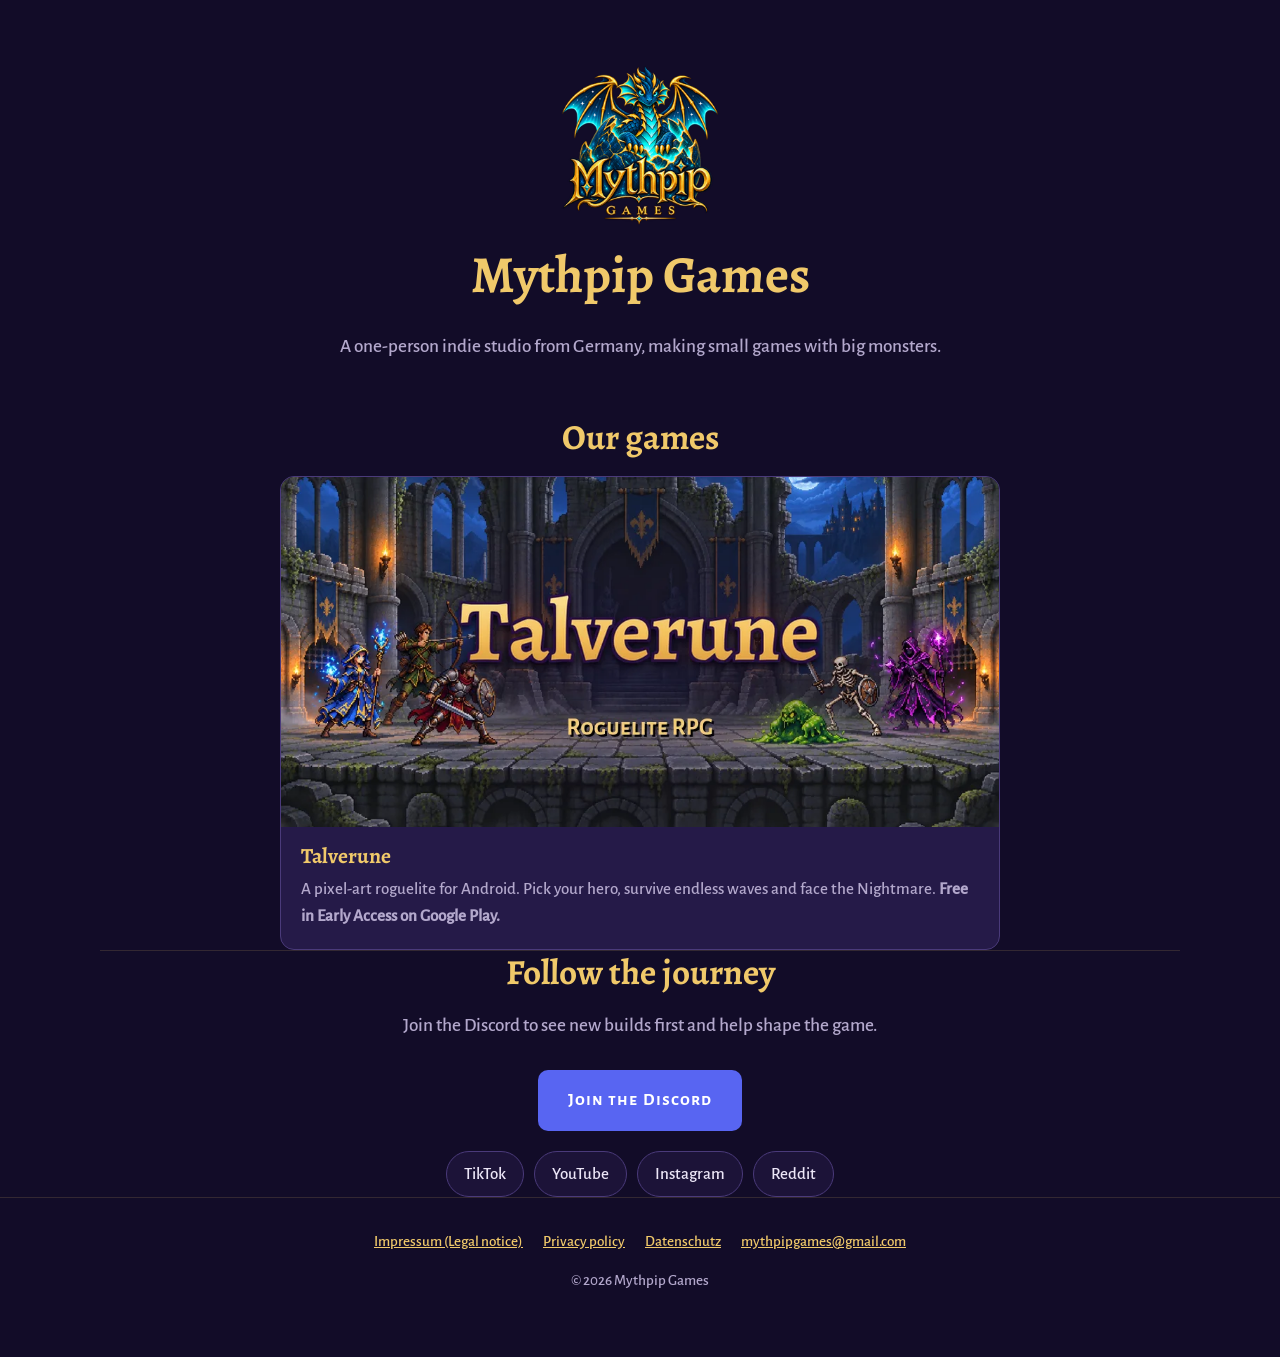
<file: index.html>
<!doctype html>
<html lang="en">
<head>
<meta charset="utf-8">
<meta name="viewport" content="width=device-width, initial-scale=1">
<title>Mythpip Games – indie games made in Germany</title>
<meta name="description" content="Mythpip Games is a one-person indie studio from Germany. Our first game: Talverune, a pixel-art roguelite for Android.">
<meta property="og:title" content="Mythpip Games">
<meta property="og:description" content="One-person indie studio from Germany. First game: Talverune, a pixel-art roguelite for Android.">
<meta property="og:image" content="https://mythpipgames.github.io/img/vorschau.jpg">
<meta property="og:url" content="https://mythpipgames.github.io/">
<meta property="og:type" content="website">
<meta name="twitter:card" content="summary_large_image">
<link rel="icon" href="favicon.png">
<link rel="stylesheet" href="style.css">
</head>
<body>

<header class="studio-kopf wrap">
  <img src="img/mythpip_logo.png" alt="Mythpip Games logo" width="180" height="180">
  <h1>Mythpip Games</h1>
  <p class="lead">A one-person indie studio from Germany, making small games with big monsters.</p>
</header>

<main>
  <section class="wrap">
    <h2>Our games</h2>
    <a class="spiel-kachel" href="talverune/">
      <img src="img/talverune/header.webp" alt="Talverune – heroes facing a skeleton, a slime and a dark mage in a ruined castle" width="1024" height="500" loading="lazy">
      <div>
        <h3>Talverune</h3>
        <p>A pixel-art roguelite for Android. Pick your hero, survive endless waves and face the Nightmare. <strong>Free in Early Access on Google Play.</strong></p>
      </div>
    </a>
  </section>

  <section class="wrap mitte">
    <h2>Follow the journey</h2>
    <p class="lead">Join the Discord to see new builds first and help shape the game.</p>
    <div class="knopf-reihe">
      <a class="knopf" href="https://discord.gg/6cHXQZ3rmh" rel="noopener">Join the Discord</a>
    </div>
    <ul class="kanaele" style="margin-top:20px">
      <li><a href="https://www.tiktok.com/@mythpipgames" rel="noopener">TikTok</a></li>
      <li><a href="https://www.youtube.com/@MythpipGames" rel="noopener">YouTube</a></li>
      <li><a href="https://www.instagram.com/mythpipgames/" rel="noopener">Instagram</a></li>
      <li><a href="https://www.reddit.com/user/MythpipGames/" rel="noopener">Reddit</a></li>
    </ul>
  </section>
</main>

<footer class="fuss">
  <nav>
    <a href="impressum/">Impressum (Legal notice)</a>
    <a href="privacy/">Privacy policy</a>
    <a href="datenschutz/">Datenschutz</a>
    <a href="mailto:mythpipgames@gmail.com">mythpipgames@gmail.com</a>
  </nav>
  <p>© 2026 Mythpip Games</p>
</footer>

</body>
</html>
</file>
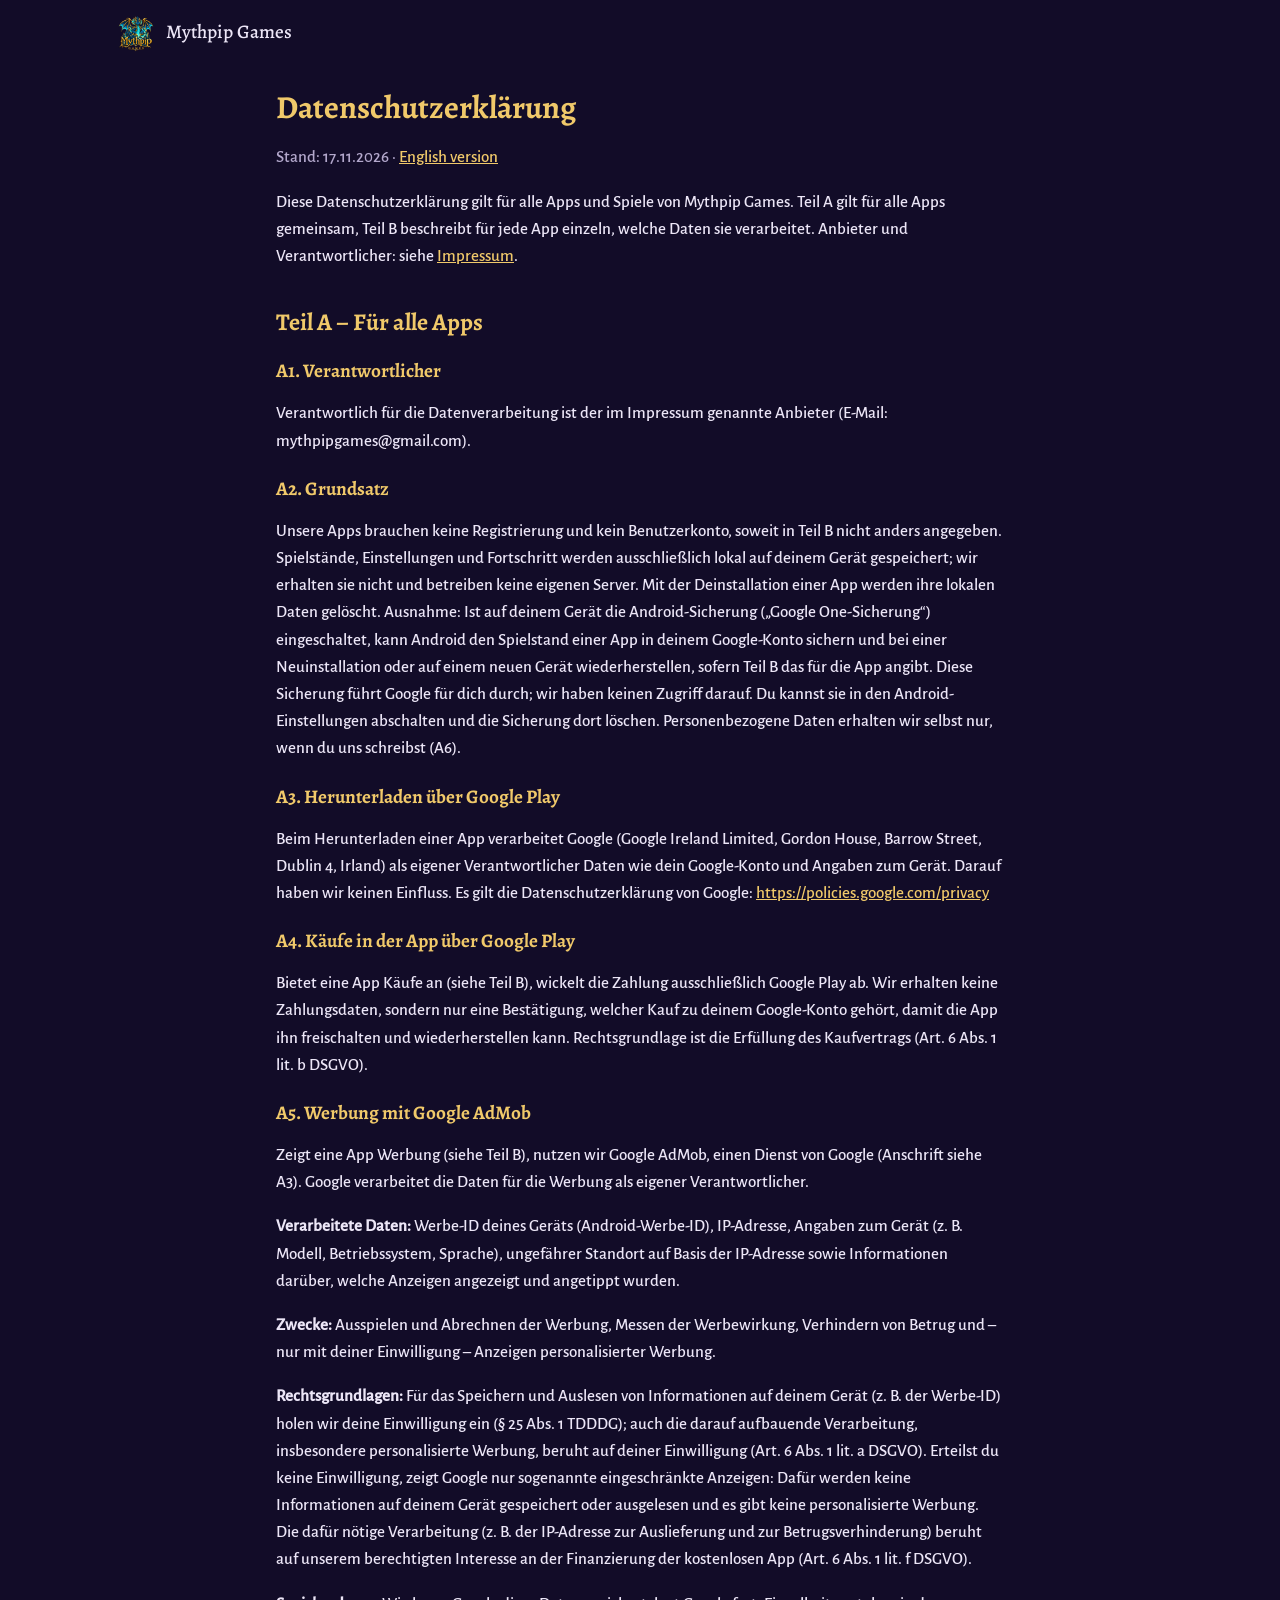
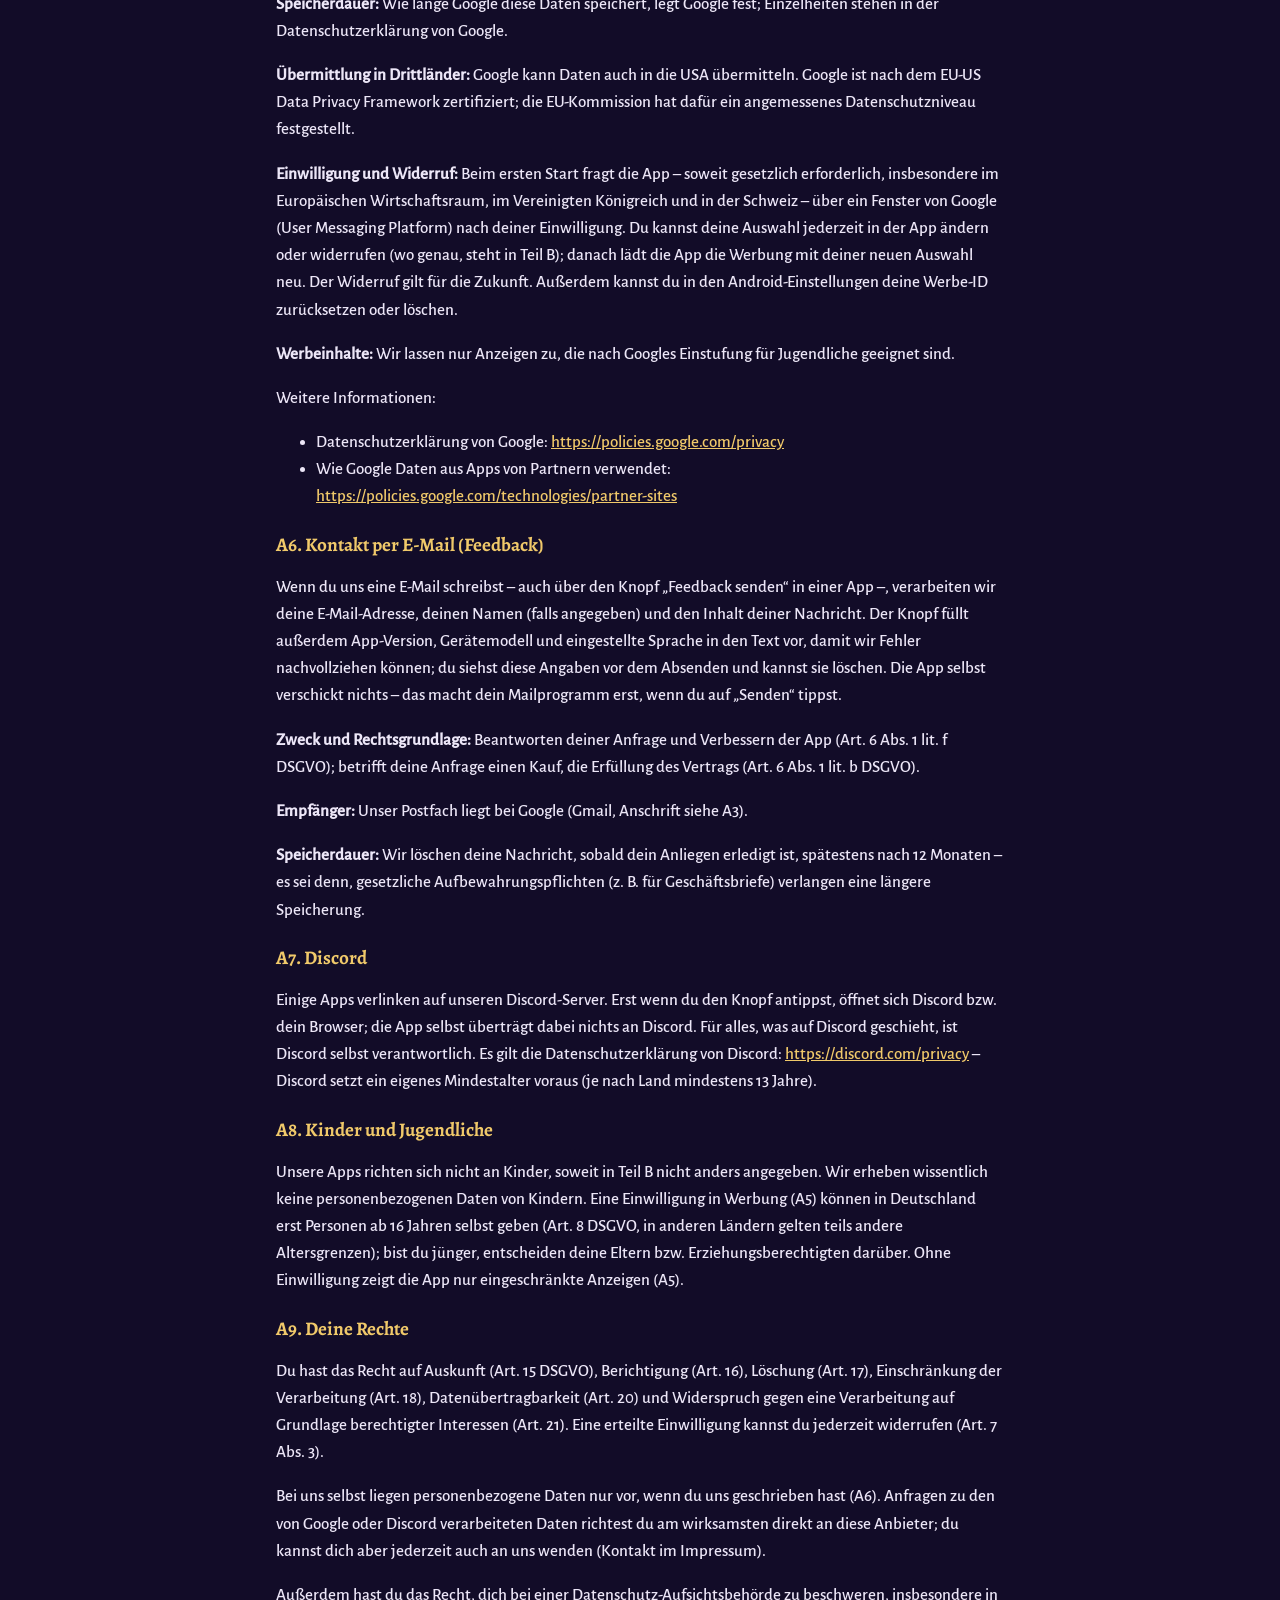
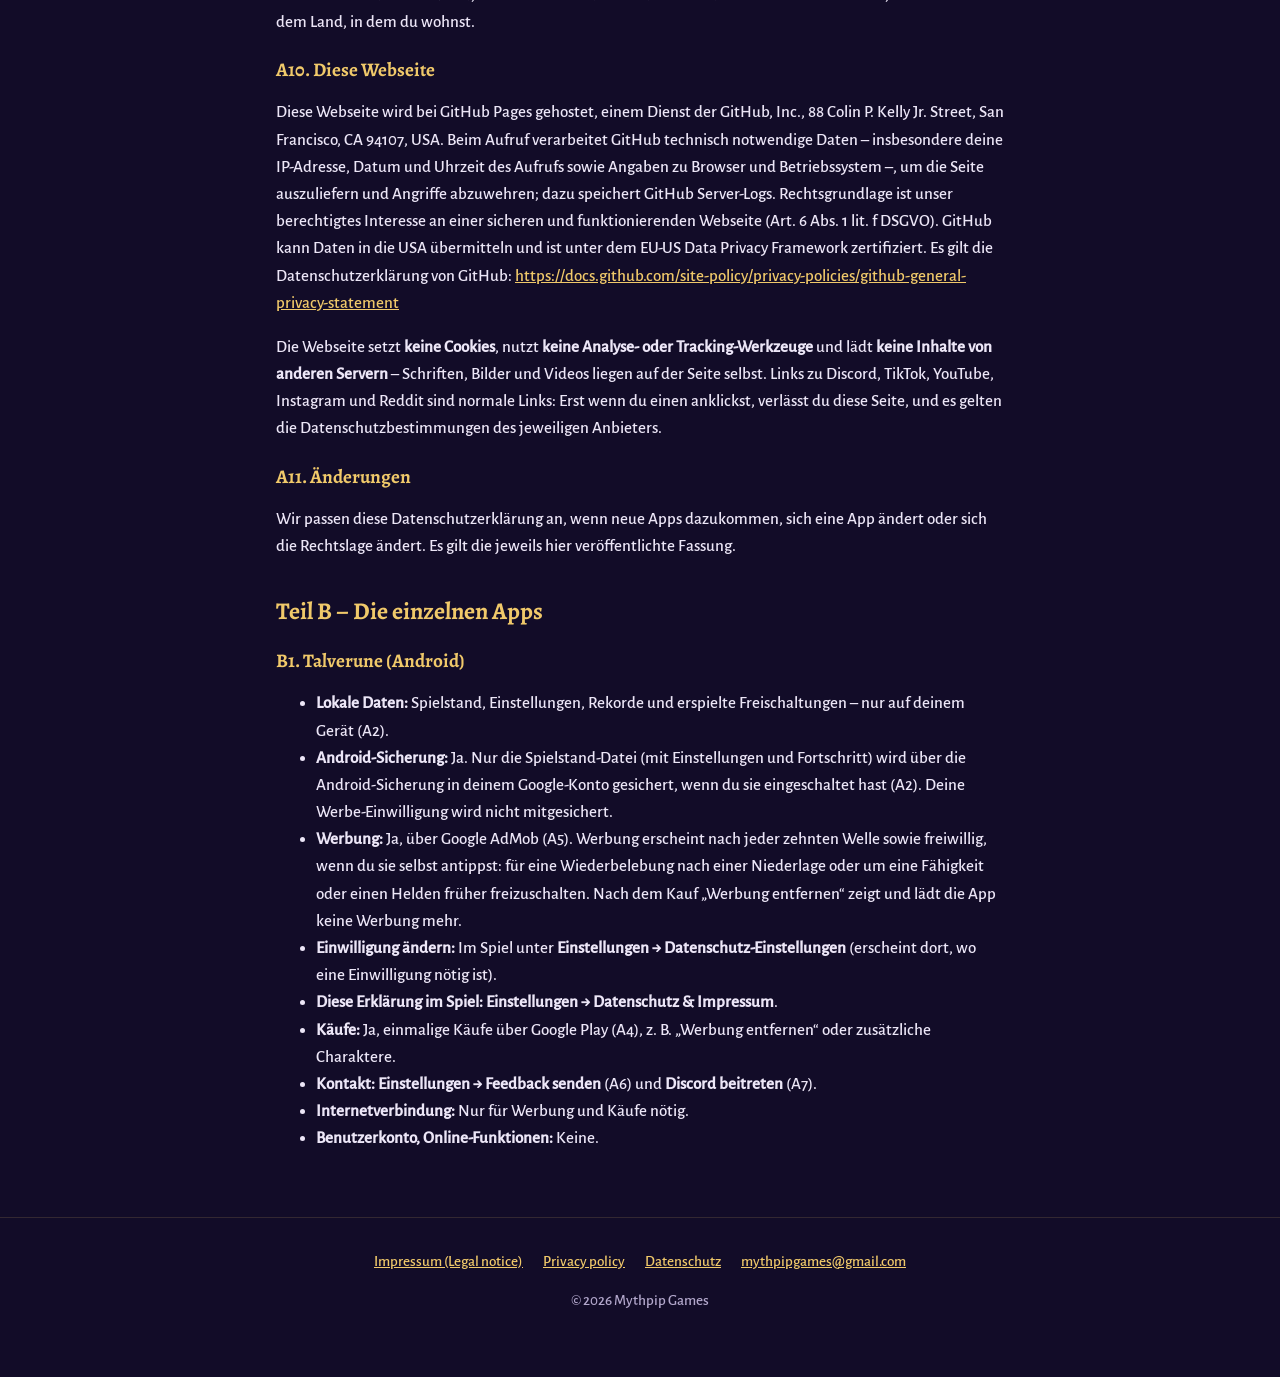
<file: datenschutz/index.html>
<!doctype html>
<html lang="de">
<head>
<meta charset="utf-8">
<meta name="viewport" content="width=device-width, initial-scale=1">
<meta name="robots" content="noindex">
<title>Datenschutzerklärung – Mythpip Games</title>
<link rel="icon" href="../favicon.png">
<link rel="stylesheet" href="../style.css">
</head>
<body>

<div class="kopf">
  <a class="marke" href="../"><img src="../img/mythpip_logo.png" alt="" width="40" height="40">Mythpip Games</a>
</div>

<main class="wrap recht">
<h1>Datenschutzerklärung</h1>
<p class="stand">Stand: 17.11.2026 · <a href="../privacy/">English version</a></p>
<p>Diese Datenschutzerklärung gilt für alle Apps und Spiele von Mythpip Games. Teil A gilt für alle Apps gemeinsam, Teil B beschreibt für jede App einzeln, welche Daten sie verarbeitet. Anbieter und Verantwortlicher: siehe <a href="../impressum/">Impressum</a>.</p>
<h2>Teil A – Für alle Apps</h2>
<h3>A1. Verantwortlicher</h3>
<p>Verantwortlich für die Datenverarbeitung ist der im Impressum genannte Anbieter (E-Mail: mythpipgames@gmail.com).</p>
<h3>A2. Grundsatz</h3>
<p>Unsere Apps brauchen keine Registrierung und kein Benutzerkonto, soweit in Teil B nicht anders angegeben. Spielstände, Einstellungen und Fortschritt werden ausschließlich lokal auf deinem Gerät gespeichert; wir erhalten sie nicht und betreiben keine eigenen Server. Mit der Deinstallation einer App werden ihre lokalen Daten gelöscht. Ausnahme: Ist auf deinem Gerät die Android-Sicherung („Google One-Sicherung“) eingeschaltet, kann Android den Spielstand einer App in deinem Google-Konto sichern und bei einer Neuinstallation oder auf einem neuen Gerät wiederherstellen, sofern Teil B das für die App angibt. Diese Sicherung führt Google für dich durch; wir haben keinen Zugriff darauf. Du kannst sie in den Android-Einstellungen abschalten und die Sicherung dort löschen. Personenbezogene Daten erhalten wir selbst nur, wenn du uns schreibst (A6).</p>
<h3>A3. Herunterladen über Google Play</h3>
<p>Beim Herunterladen einer App verarbeitet Google (Google Ireland Limited, Gordon House, Barrow Street, Dublin 4, Irland) als eigener Verantwortlicher Daten wie dein Google-Konto und Angaben zum Gerät. Darauf haben wir keinen Einfluss. Es gilt die Datenschutzerklärung von Google: <a href="https://policies.google.com/privacy" rel="noopener">https://policies.google.com/privacy</a></p>
<h3>A4. Käufe in der App über Google Play</h3>
<p>Bietet eine App Käufe an (siehe Teil B), wickelt die Zahlung ausschließlich Google Play ab. Wir erhalten keine Zahlungsdaten, sondern nur eine Bestätigung, welcher Kauf zu deinem Google-Konto gehört, damit die App ihn freischalten und wiederherstellen kann. Rechtsgrundlage ist die Erfüllung des Kaufvertrags (Art. 6 Abs. 1 lit. b DSGVO).</p>
<h3>A5. Werbung mit Google AdMob</h3>
<p>Zeigt eine App Werbung (siehe Teil B), nutzen wir Google AdMob, einen Dienst von Google (Anschrift siehe A3). Google verarbeitet die Daten für die Werbung als eigener Verantwortlicher.</p>
<p><strong>Verarbeitete Daten:</strong> Werbe-ID deines Geräts (Android-Werbe-ID), IP-Adresse, Angaben zum Gerät (z. B. Modell, Betriebssystem, Sprache), ungefährer Standort auf Basis der IP-Adresse sowie Informationen darüber, welche Anzeigen angezeigt und angetippt wurden.</p>
<p><strong>Zwecke:</strong> Ausspielen und Abrechnen der Werbung, Messen der Werbewirkung, Verhindern von Betrug und – nur mit deiner Einwilligung – Anzeigen personalisierter Werbung.</p>
<p><strong>Rechtsgrundlagen:</strong> Für das Speichern und Auslesen von Informationen auf deinem Gerät (z. B. der Werbe-ID) holen wir deine Einwilligung ein (§ 25 Abs. 1 TDDDG); auch die darauf aufbauende Verarbeitung, insbesondere personalisierte Werbung, beruht auf deiner Einwilligung (Art. 6 Abs. 1 lit. a DSGVO). Erteilst du keine Einwilligung, zeigt Google nur sogenannte eingeschränkte Anzeigen: Dafür werden keine Informationen auf deinem Gerät gespeichert oder ausgelesen und es gibt keine personalisierte Werbung. Die dafür nötige Verarbeitung (z. B. der IP-Adresse zur Auslieferung und zur Betrugsverhinderung) beruht auf unserem berechtigten Interesse an der Finanzierung der kostenlosen App (Art. 6 Abs. 1 lit. f DSGVO).</p>
<p><strong>Speicherdauer:</strong> Wie lange Google diese Daten speichert, legt Google fest; Einzelheiten stehen in der Datenschutzerklärung von Google.</p>
<p><strong>Übermittlung in Drittländer:</strong> Google kann Daten auch in die USA übermitteln. Google ist nach dem EU-US Data Privacy Framework zertifiziert; die EU-Kommission hat dafür ein angemessenes Datenschutzniveau festgestellt.</p>
<p><strong>Einwilligung und Widerruf:</strong> Beim ersten Start fragt die App – soweit gesetzlich erforderlich, insbesondere im Europäischen Wirtschaftsraum, im Vereinigten Königreich und in der Schweiz – über ein Fenster von Google (User Messaging Platform) nach deiner Einwilligung. Du kannst deine Auswahl jederzeit in der App ändern oder widerrufen (wo genau, steht in Teil B); danach lädt die App die Werbung mit deiner neuen Auswahl neu. Der Widerruf gilt für die Zukunft. Außerdem kannst du in den Android-Einstellungen deine Werbe-ID zurücksetzen oder löschen.</p>
<p><strong>Werbeinhalte:</strong> Wir lassen nur Anzeigen zu, die nach Googles Einstufung für Jugendliche geeignet sind.</p>
<p>Weitere Informationen:</p>
<ul>
<li>Datenschutzerklärung von Google: <a href="https://policies.google.com/privacy" rel="noopener">https://policies.google.com/privacy</a></li>
<li>Wie Google Daten aus Apps von Partnern verwendet: <a href="https://policies.google.com/technologies/partner-sites" rel="noopener">https://policies.google.com/technologies/partner-sites</a></li>
</ul>
<h3>A6. Kontakt per E-Mail (Feedback)</h3>
<p>Wenn du uns eine E-Mail schreibst – auch über den Knopf „Feedback senden“ in einer App –, verarbeiten wir deine E-Mail-Adresse, deinen Namen (falls angegeben) und den Inhalt deiner Nachricht. Der Knopf füllt außerdem App-Version, Gerätemodell und eingestellte Sprache in den Text vor, damit wir Fehler nachvollziehen können; du siehst diese Angaben vor dem Absenden und kannst sie löschen. Die App selbst verschickt nichts – das macht dein Mailprogramm erst, wenn du auf „Senden“ tippst.</p>
<p><strong>Zweck und Rechtsgrundlage:</strong> Beantworten deiner Anfrage und Verbessern der App (Art. 6 Abs. 1 lit. f DSGVO); betrifft deine Anfrage einen Kauf, die Erfüllung des Vertrags (Art. 6 Abs. 1 lit. b DSGVO).</p>
<p><strong>Empfänger:</strong> Unser Postfach liegt bei Google (Gmail, Anschrift siehe A3).</p>
<p><strong>Speicherdauer:</strong> Wir löschen deine Nachricht, sobald dein Anliegen erledigt ist, spätestens nach 12 Monaten – es sei denn, gesetzliche Aufbewahrungspflichten (z. B. für Geschäftsbriefe) verlangen eine längere Speicherung.</p>
<h3>A7. Discord</h3>
<p>Einige Apps verlinken auf unseren Discord-Server. Erst wenn du den Knopf antippst, öffnet sich Discord bzw. dein Browser; die App selbst überträgt dabei nichts an Discord. Für alles, was auf Discord geschieht, ist Discord selbst verantwortlich. Es gilt die Datenschutzerklärung von Discord: <a href="https://discord.com/privacy" rel="noopener">https://discord.com/privacy</a> – Discord setzt ein eigenes Mindestalter voraus (je nach Land mindestens 13 Jahre).</p>
<h3>A8. Kinder und Jugendliche</h3>
<p>Unsere Apps richten sich nicht an Kinder, soweit in Teil B nicht anders angegeben. Wir erheben wissentlich keine personenbezogenen Daten von Kindern. Eine Einwilligung in Werbung (A5) können in Deutschland erst Personen ab 16 Jahren selbst geben (Art. 8 DSGVO, in anderen Ländern gelten teils andere Altersgrenzen); bist du jünger, entscheiden deine Eltern bzw. Erziehungsberechtigten darüber. Ohne Einwilligung zeigt die App nur eingeschränkte Anzeigen (A5).</p>
<h3>A9. Deine Rechte</h3>
<p>Du hast das Recht auf Auskunft (Art. 15 DSGVO), Berichtigung (Art. 16), Löschung (Art. 17), Einschränkung der Verarbeitung (Art. 18), Datenübertragbarkeit (Art. 20) und Widerspruch gegen eine Verarbeitung auf Grundlage berechtigter Interessen (Art. 21). Eine erteilte Einwilligung kannst du jederzeit widerrufen (Art. 7 Abs. 3).</p>
<p>Bei uns selbst liegen personenbezogene Daten nur vor, wenn du uns geschrieben hast (A6). Anfragen zu den von Google oder Discord verarbeiteten Daten richtest du am wirksamsten direkt an diese Anbieter; du kannst dich aber jederzeit auch an uns wenden (Kontakt im Impressum).</p>
<p>Außerdem hast du das Recht, dich bei einer Datenschutz-Aufsichtsbehörde zu beschweren, insbesondere in dem Land, in dem du wohnst.</p>
<h3>A10. Diese Webseite</h3>
<p>Diese Webseite wird bei GitHub Pages gehostet, einem Dienst der GitHub, Inc., 88 Colin P. Kelly Jr. Street, San Francisco, CA 94107, USA. Beim Aufruf verarbeitet GitHub technisch notwendige Daten – insbesondere deine IP-Adresse, Datum und Uhrzeit des Aufrufs sowie Angaben zu Browser und Betriebssystem –, um die Seite auszuliefern und Angriffe abzuwehren; dazu speichert GitHub Server-Logs. Rechtsgrundlage ist unser berechtigtes Interesse an einer sicheren und funktionierenden Webseite (Art. 6 Abs. 1 lit. f DSGVO). GitHub kann Daten in die USA übermitteln und ist unter dem EU-US Data Privacy Framework zertifiziert. Es gilt die Datenschutzerklärung von GitHub: <a href="https://docs.github.com/site-policy/privacy-policies/github-general-privacy-statement" rel="noopener">https://docs.github.com/site-policy/privacy-policies/github-general-privacy-statement</a></p>
<p>Die Webseite setzt <strong>keine Cookies</strong>, nutzt <strong>keine Analyse- oder Tracking-Werkzeuge</strong> und lädt <strong>keine Inhalte von anderen Servern</strong> – Schriften, Bilder und Videos liegen auf der Seite selbst. Links zu Discord, TikTok, YouTube, Instagram und Reddit sind normale Links: Erst wenn du einen anklickst, verlässt du diese Seite, und es gelten die Datenschutzbestimmungen des jeweiligen Anbieters.</p>
<h3>A11. Änderungen</h3>
<p>Wir passen diese Datenschutzerklärung an, wenn neue Apps dazukommen, sich eine App ändert oder sich die Rechtslage ändert. Es gilt die jeweils hier veröffentlichte Fassung.</p>
<h2>Teil B – Die einzelnen Apps</h2>
<h3>B1. Talverune (Android)</h3>
<ul>
<li><strong>Lokale Daten:</strong> Spielstand, Einstellungen, Rekorde und erspielte Freischaltungen – nur auf deinem Gerät (A2).</li>
<li><strong>Android-Sicherung:</strong> Ja. Nur die Spielstand-Datei (mit Einstellungen und Fortschritt) wird über die Android-Sicherung in deinem Google-Konto gesichert, wenn du sie eingeschaltet hast (A2). Deine Werbe-Einwilligung wird nicht mitgesichert.</li>
<li><strong>Werbung:</strong> Ja, über Google AdMob (A5). Werbung erscheint nach jeder zehnten Welle sowie freiwillig, wenn du sie selbst antippst: für eine Wiederbelebung nach einer Niederlage oder um eine Fähigkeit oder einen Helden früher freizuschalten. Nach dem Kauf „Werbung entfernen“ zeigt und lädt die App keine Werbung mehr.</li>
<li><strong>Einwilligung ändern:</strong> Im Spiel unter <strong>Einstellungen → Datenschutz-Einstellungen</strong> (erscheint dort, wo eine Einwilligung nötig ist).</li>
<li><strong>Diese Erklärung im Spiel:</strong> <strong>Einstellungen → Datenschutz &amp; Impressum</strong>.</li>
<li><strong>Käufe:</strong> Ja, einmalige Käufe über Google Play (A4), z. B. „Werbung entfernen“ oder zusätzliche Charaktere.</li>
<li><strong>Kontakt:</strong> <strong>Einstellungen → Feedback senden</strong> (A6) und <strong>Discord beitreten</strong> (A7).</li>
<li><strong>Internetverbindung:</strong> Nur für Werbung und Käufe nötig.</li>
<li><strong>Benutzerkonto, Online-Funktionen:</strong> Keine.</li>
</ul>
</main>

<footer class="fuss">
  <nav>
    <a href="../impressum/">Impressum (Legal notice)</a>
    <a href="../privacy/">Privacy policy</a>
    <a href="../datenschutz/">Datenschutz</a>
    <a href="mailto:mythpipgames@gmail.com">mythpipgames@gmail.com</a>
  </nav>
  <p>© 2026 Mythpip Games</p>
</footer>

</body>
</html>
</file>
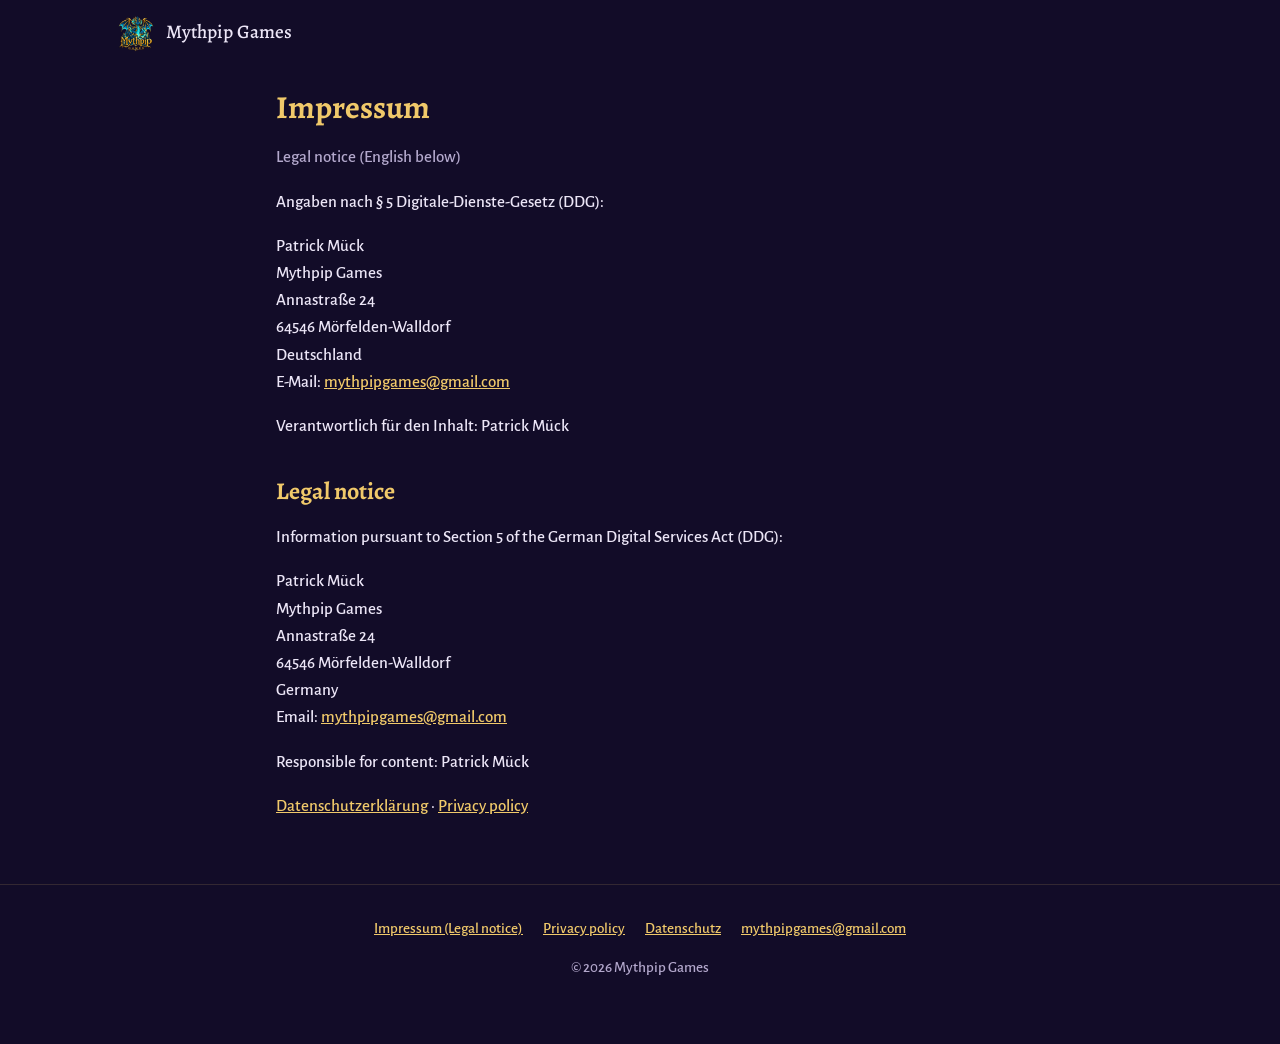
<file: impressum/index.html>
<!doctype html>
<html lang="de">
<head>
<meta charset="utf-8">
<meta name="viewport" content="width=device-width, initial-scale=1">
<meta name="robots" content="noindex">
<title>Impressum – Mythpip Games</title>
<link rel="icon" href="../favicon.png">
<link rel="stylesheet" href="../style.css">
</head>
<body>

<div class="kopf">
  <a class="marke" href="../"><img src="../img/mythpip_logo.png" alt="" width="40" height="40">Mythpip Games</a>
</div>

<main class="wrap recht">
<h1>Impressum</h1>
<p class="stand">Legal notice (English below)</p>
<p>Angaben nach § 5 Digitale-Dienste-Gesetz (DDG):</p>
<address>
Patrick Mück<br>
Mythpip Games<br>
Annastraße 24<br>
64546 Mörfelden-Walldorf<br>
Deutschland<br>
E-Mail: <a href="mailto:mythpipgames@gmail.com">mythpipgames@gmail.com</a>
</address>
<p>Verantwortlich für den Inhalt: Patrick Mück</p>

<h2>Legal notice</h2>
<p>Information pursuant to Section 5 of the German Digital Services Act (DDG):</p>
<address>
Patrick Mück<br>
Mythpip Games<br>
Annastraße 24<br>
64546 Mörfelden-Walldorf<br>
Germany<br>
Email: <a href="mailto:mythpipgames@gmail.com">mythpipgames@gmail.com</a>
</address>
<p>Responsible for content: Patrick Mück</p>

<p><a href="../datenschutz/">Datenschutzerklärung</a> · <a href="../privacy/">Privacy policy</a></p>
</main>

<footer class="fuss">
  <nav>
    <a href="../impressum/">Impressum (Legal notice)</a>
    <a href="../privacy/">Privacy policy</a>
    <a href="../datenschutz/">Datenschutz</a>
    <a href="mailto:mythpipgames@gmail.com">mythpipgames@gmail.com</a>
  </nav>
  <p>© 2026 Mythpip Games</p>
</footer>

</body>
</html>
</file>
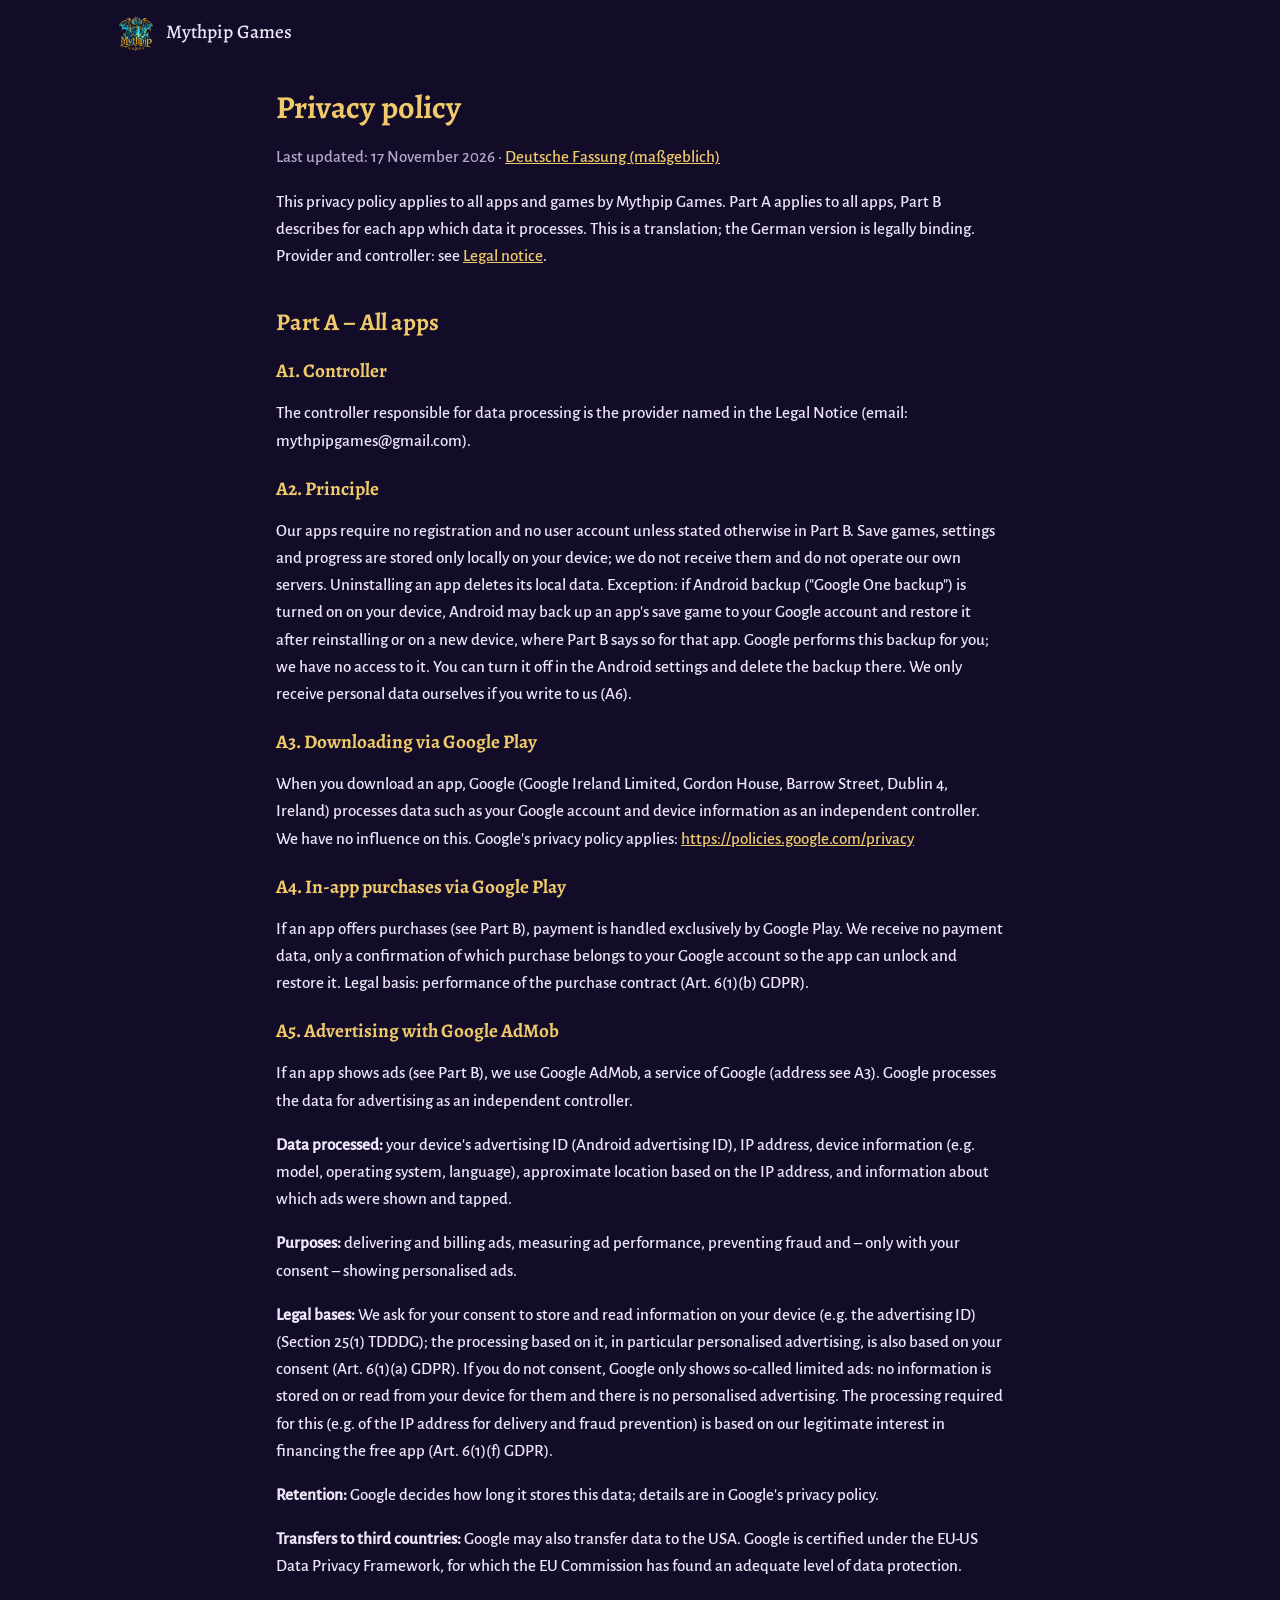
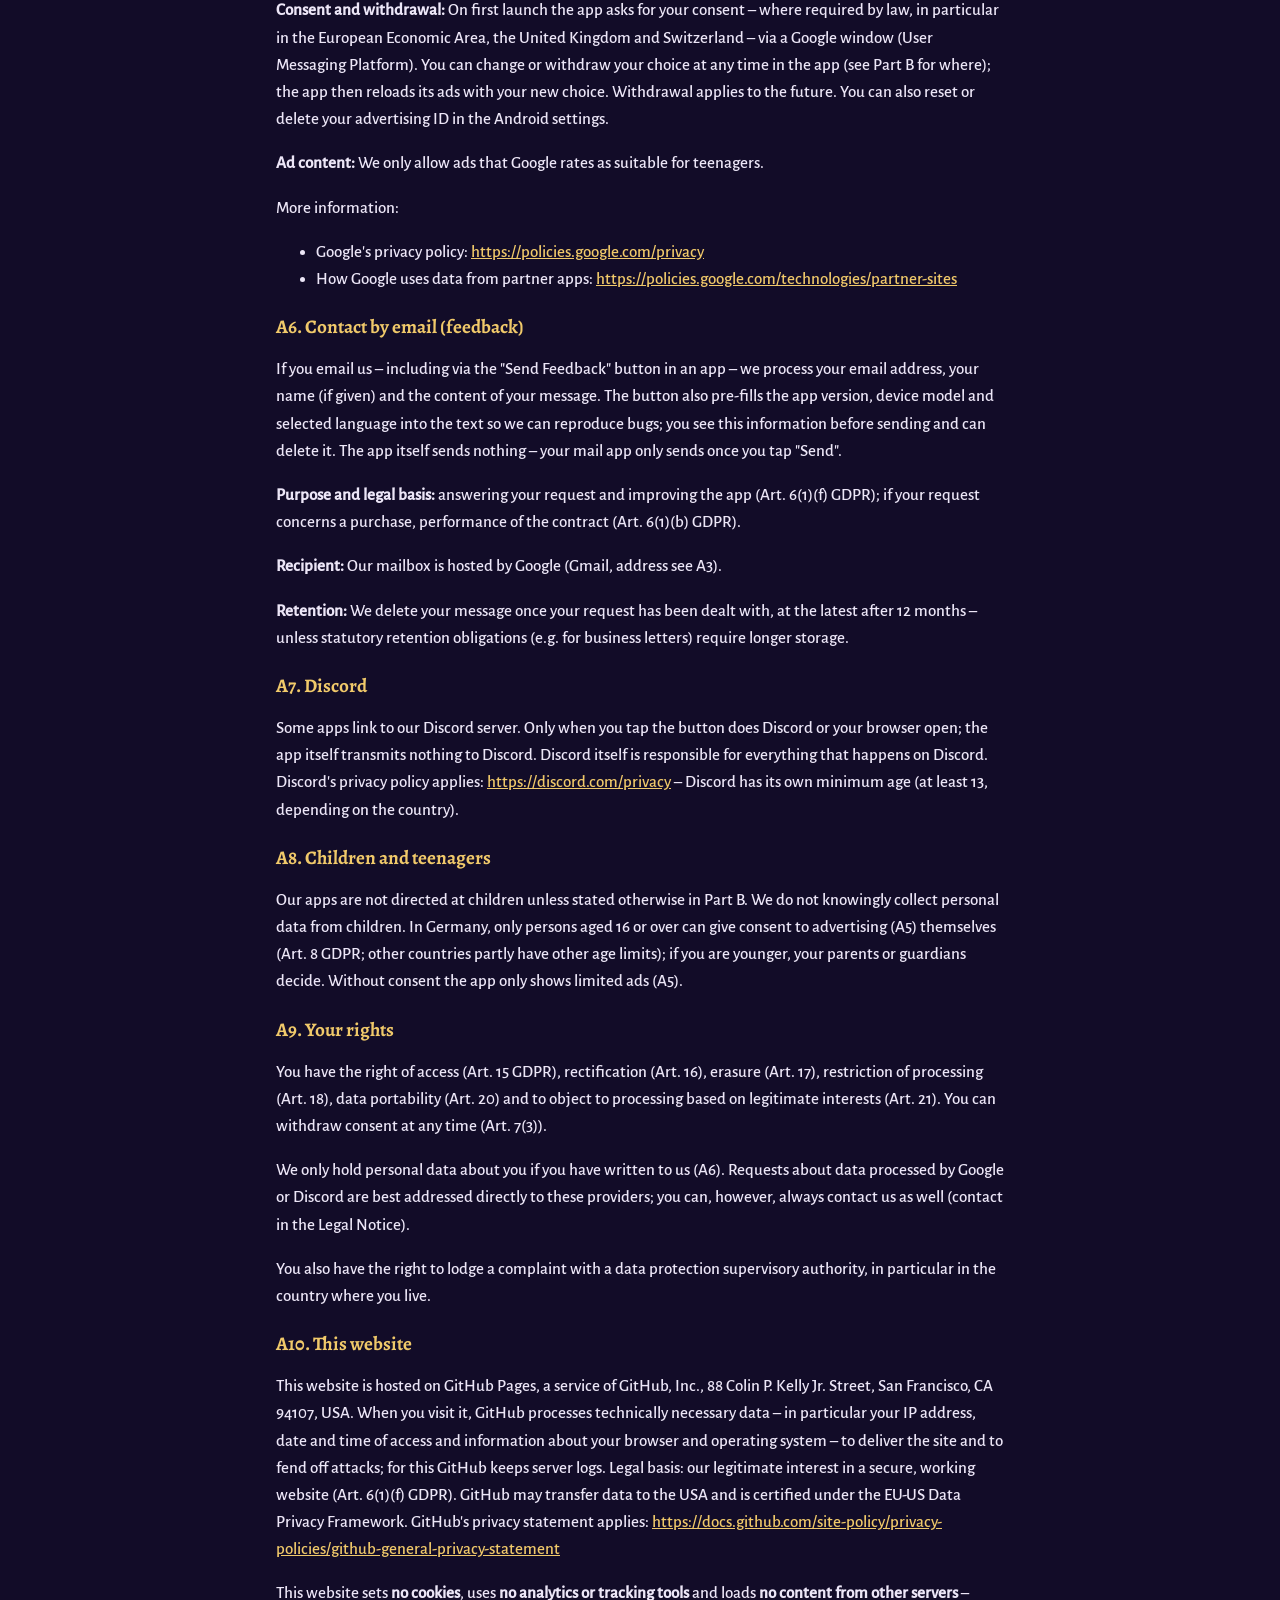
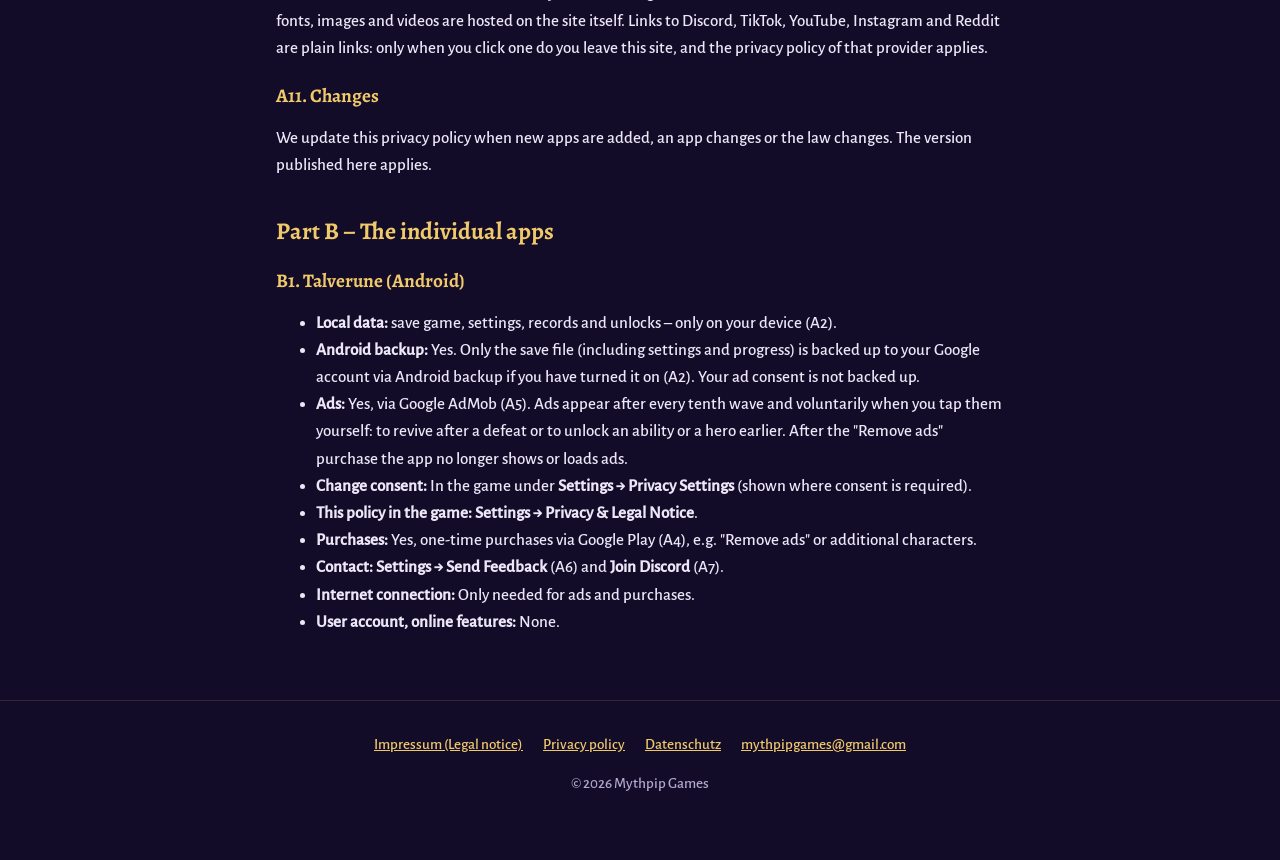
<file: privacy/index.html>
<!doctype html>
<html lang="en">
<head>
<meta charset="utf-8">
<meta name="viewport" content="width=device-width, initial-scale=1">
<meta name="robots" content="noindex">
<title>Privacy policy – Mythpip Games</title>
<link rel="icon" href="../favicon.png">
<link rel="stylesheet" href="../style.css">
</head>
<body>

<div class="kopf">
  <a class="marke" href="../"><img src="../img/mythpip_logo.png" alt="" width="40" height="40">Mythpip Games</a>
</div>

<main class="wrap recht">
<h1>Privacy policy</h1>
<p class="stand">Last updated: 17 November 2026 · <a href="../datenschutz/">Deutsche Fassung (maßgeblich)</a></p>
<p>This privacy policy applies to all apps and games by Mythpip Games. Part A applies to all apps, Part B describes for each app which data it processes. This is a translation; the German version is legally binding. Provider and controller: see <a href="../impressum/">Legal notice</a>.</p>
<h2>Part A – All apps</h2>
<h3>A1. Controller</h3>
<p>The controller responsible for data processing is the provider named in the Legal Notice (email: mythpipgames@gmail.com).</p>
<h3>A2. Principle</h3>
<p>Our apps require no registration and no user account unless stated otherwise in Part B. Save games, settings and progress are stored only locally on your device; we do not receive them and do not operate our own servers. Uninstalling an app deletes its local data. Exception: if Android backup ("Google One backup") is turned on on your device, Android may back up an app's save game to your Google account and restore it after reinstalling or on a new device, where Part B says so for that app. Google performs this backup for you; we have no access to it. You can turn it off in the Android settings and delete the backup there. We only receive personal data ourselves if you write to us (A6).</p>
<h3>A3. Downloading via Google Play</h3>
<p>When you download an app, Google (Google Ireland Limited, Gordon House, Barrow Street, Dublin 4, Ireland) processes data such as your Google account and device information as an independent controller. We have no influence on this. Google's privacy policy applies: <a href="https://policies.google.com/privacy" rel="noopener">https://policies.google.com/privacy</a></p>
<h3>A4. In-app purchases via Google Play</h3>
<p>If an app offers purchases (see Part B), payment is handled exclusively by Google Play. We receive no payment data, only a confirmation of which purchase belongs to your Google account so the app can unlock and restore it. Legal basis: performance of the purchase contract (Art. 6(1)(b) GDPR).</p>
<h3>A5. Advertising with Google AdMob</h3>
<p>If an app shows ads (see Part B), we use Google AdMob, a service of Google (address see A3). Google processes the data for advertising as an independent controller.</p>
<p><strong>Data processed:</strong> your device's advertising ID (Android advertising ID), IP address, device information (e.g. model, operating system, language), approximate location based on the IP address, and information about which ads were shown and tapped.</p>
<p><strong>Purposes:</strong> delivering and billing ads, measuring ad performance, preventing fraud and – only with your consent – showing personalised ads.</p>
<p><strong>Legal bases:</strong> We ask for your consent to store and read information on your device (e.g. the advertising ID) (Section 25(1) TDDDG); the processing based on it, in particular personalised advertising, is also based on your consent (Art. 6(1)(a) GDPR). If you do not consent, Google only shows so-called limited ads: no information is stored on or read from your device for them and there is no personalised advertising. The processing required for this (e.g. of the IP address for delivery and fraud prevention) is based on our legitimate interest in financing the free app (Art. 6(1)(f) GDPR).</p>
<p><strong>Retention:</strong> Google decides how long it stores this data; details are in Google's privacy policy.</p>
<p><strong>Transfers to third countries:</strong> Google may also transfer data to the USA. Google is certified under the EU-US Data Privacy Framework, for which the EU Commission has found an adequate level of data protection.</p>
<p><strong>Consent and withdrawal:</strong> On first launch the app asks for your consent – where required by law, in particular in the European Economic Area, the United Kingdom and Switzerland – via a Google window (User Messaging Platform). You can change or withdraw your choice at any time in the app (see Part B for where); the app then reloads its ads with your new choice. Withdrawal applies to the future. You can also reset or delete your advertising ID in the Android settings.</p>
<p><strong>Ad content:</strong> We only allow ads that Google rates as suitable for teenagers.</p>
<p>More information:</p>
<ul>
<li>Google's privacy policy: <a href="https://policies.google.com/privacy" rel="noopener">https://policies.google.com/privacy</a></li>
<li>How Google uses data from partner apps: <a href="https://policies.google.com/technologies/partner-sites" rel="noopener">https://policies.google.com/technologies/partner-sites</a></li>
</ul>
<h3>A6. Contact by email (feedback)</h3>
<p>If you email us – including via the "Send Feedback" button in an app – we process your email address, your name (if given) and the content of your message. The button also pre-fills the app version, device model and selected language into the text so we can reproduce bugs; you see this information before sending and can delete it. The app itself sends nothing – your mail app only sends once you tap "Send".</p>
<p><strong>Purpose and legal basis:</strong> answering your request and improving the app (Art. 6(1)(f) GDPR); if your request concerns a purchase, performance of the contract (Art. 6(1)(b) GDPR).</p>
<p><strong>Recipient:</strong> Our mailbox is hosted by Google (Gmail, address see A3).</p>
<p><strong>Retention:</strong> We delete your message once your request has been dealt with, at the latest after 12 months – unless statutory retention obligations (e.g. for business letters) require longer storage.</p>
<h3>A7. Discord</h3>
<p>Some apps link to our Discord server. Only when you tap the button does Discord or your browser open; the app itself transmits nothing to Discord. Discord itself is responsible for everything that happens on Discord. Discord's privacy policy applies: <a href="https://discord.com/privacy" rel="noopener">https://discord.com/privacy</a> – Discord has its own minimum age (at least 13, depending on the country).</p>
<h3>A8. Children and teenagers</h3>
<p>Our apps are not directed at children unless stated otherwise in Part B. We do not knowingly collect personal data from children. In Germany, only persons aged 16 or over can give consent to advertising (A5) themselves (Art. 8 GDPR; other countries partly have other age limits); if you are younger, your parents or guardians decide. Without consent the app only shows limited ads (A5).</p>
<h3>A9. Your rights</h3>
<p>You have the right of access (Art. 15 GDPR), rectification (Art. 16), erasure (Art. 17), restriction of processing (Art. 18), data portability (Art. 20) and to object to processing based on legitimate interests (Art. 21). You can withdraw consent at any time (Art. 7(3)).</p>
<p>We only hold personal data about you if you have written to us (A6). Requests about data processed by Google or Discord are best addressed directly to these providers; you can, however, always contact us as well (contact in the Legal Notice).</p>
<p>You also have the right to lodge a complaint with a data protection supervisory authority, in particular in the country where you live.</p>
<h3>A10. This website</h3>
<p>This website is hosted on GitHub Pages, a service of GitHub, Inc., 88 Colin P. Kelly Jr. Street, San Francisco, CA 94107, USA. When you visit it, GitHub processes technically necessary data – in particular your IP address, date and time of access and information about your browser and operating system – to deliver the site and to fend off attacks; for this GitHub keeps server logs. Legal basis: our legitimate interest in a secure, working website (Art. 6(1)(f) GDPR). GitHub may transfer data to the USA and is certified under the EU-US Data Privacy Framework. GitHub's privacy statement applies: <a href="https://docs.github.com/site-policy/privacy-policies/github-general-privacy-statement" rel="noopener">https://docs.github.com/site-policy/privacy-policies/github-general-privacy-statement</a></p>
<p>This website sets <strong>no cookies</strong>, uses <strong>no analytics or tracking tools</strong> and loads <strong>no content from other servers</strong> – fonts, images and videos are hosted on the site itself. Links to Discord, TikTok, YouTube, Instagram and Reddit are plain links: only when you click one do you leave this site, and the privacy policy of that provider applies.</p>
<h3>A11. Changes</h3>
<p>We update this privacy policy when new apps are added, an app changes or the law changes. The version published here applies.</p>
<h2>Part B – The individual apps</h2>
<h3>B1. Talverune (Android)</h3>
<ul>
<li><strong>Local data:</strong> save game, settings, records and unlocks – only on your device (A2).</li>
<li><strong>Android backup:</strong> Yes. Only the save file (including settings and progress) is backed up to your Google account via Android backup if you have turned it on (A2). Your ad consent is not backed up.</li>
<li><strong>Ads:</strong> Yes, via Google AdMob (A5). Ads appear after every tenth wave and voluntarily when you tap them yourself: to revive after a defeat or to unlock an ability or a hero earlier. After the "Remove ads" purchase the app no longer shows or loads ads.</li>
<li><strong>Change consent:</strong> In the game under <strong>Settings → Privacy Settings</strong> (shown where consent is required).</li>
<li><strong>This policy in the game:</strong> <strong>Settings → Privacy &amp; Legal Notice</strong>.</li>
<li><strong>Purchases:</strong> Yes, one-time purchases via Google Play (A4), e.g. "Remove ads" or additional characters.</li>
<li><strong>Contact:</strong> <strong>Settings → Send Feedback</strong> (A6) and <strong>Join Discord</strong> (A7).</li>
<li><strong>Internet connection:</strong> Only needed for ads and purchases.</li>
<li><strong>User account, online features:</strong> None.</li>
</ul>
</main>

<footer class="fuss">
  <nav>
    <a href="../impressum/">Impressum (Legal notice)</a>
    <a href="../privacy/">Privacy policy</a>
    <a href="../datenschutz/">Datenschutz</a>
    <a href="mailto:mythpipgames@gmail.com">mythpipgames@gmail.com</a>
  </nav>
  <p>© 2026 Mythpip Games</p>
</footer>

</body>
</html>
</file>
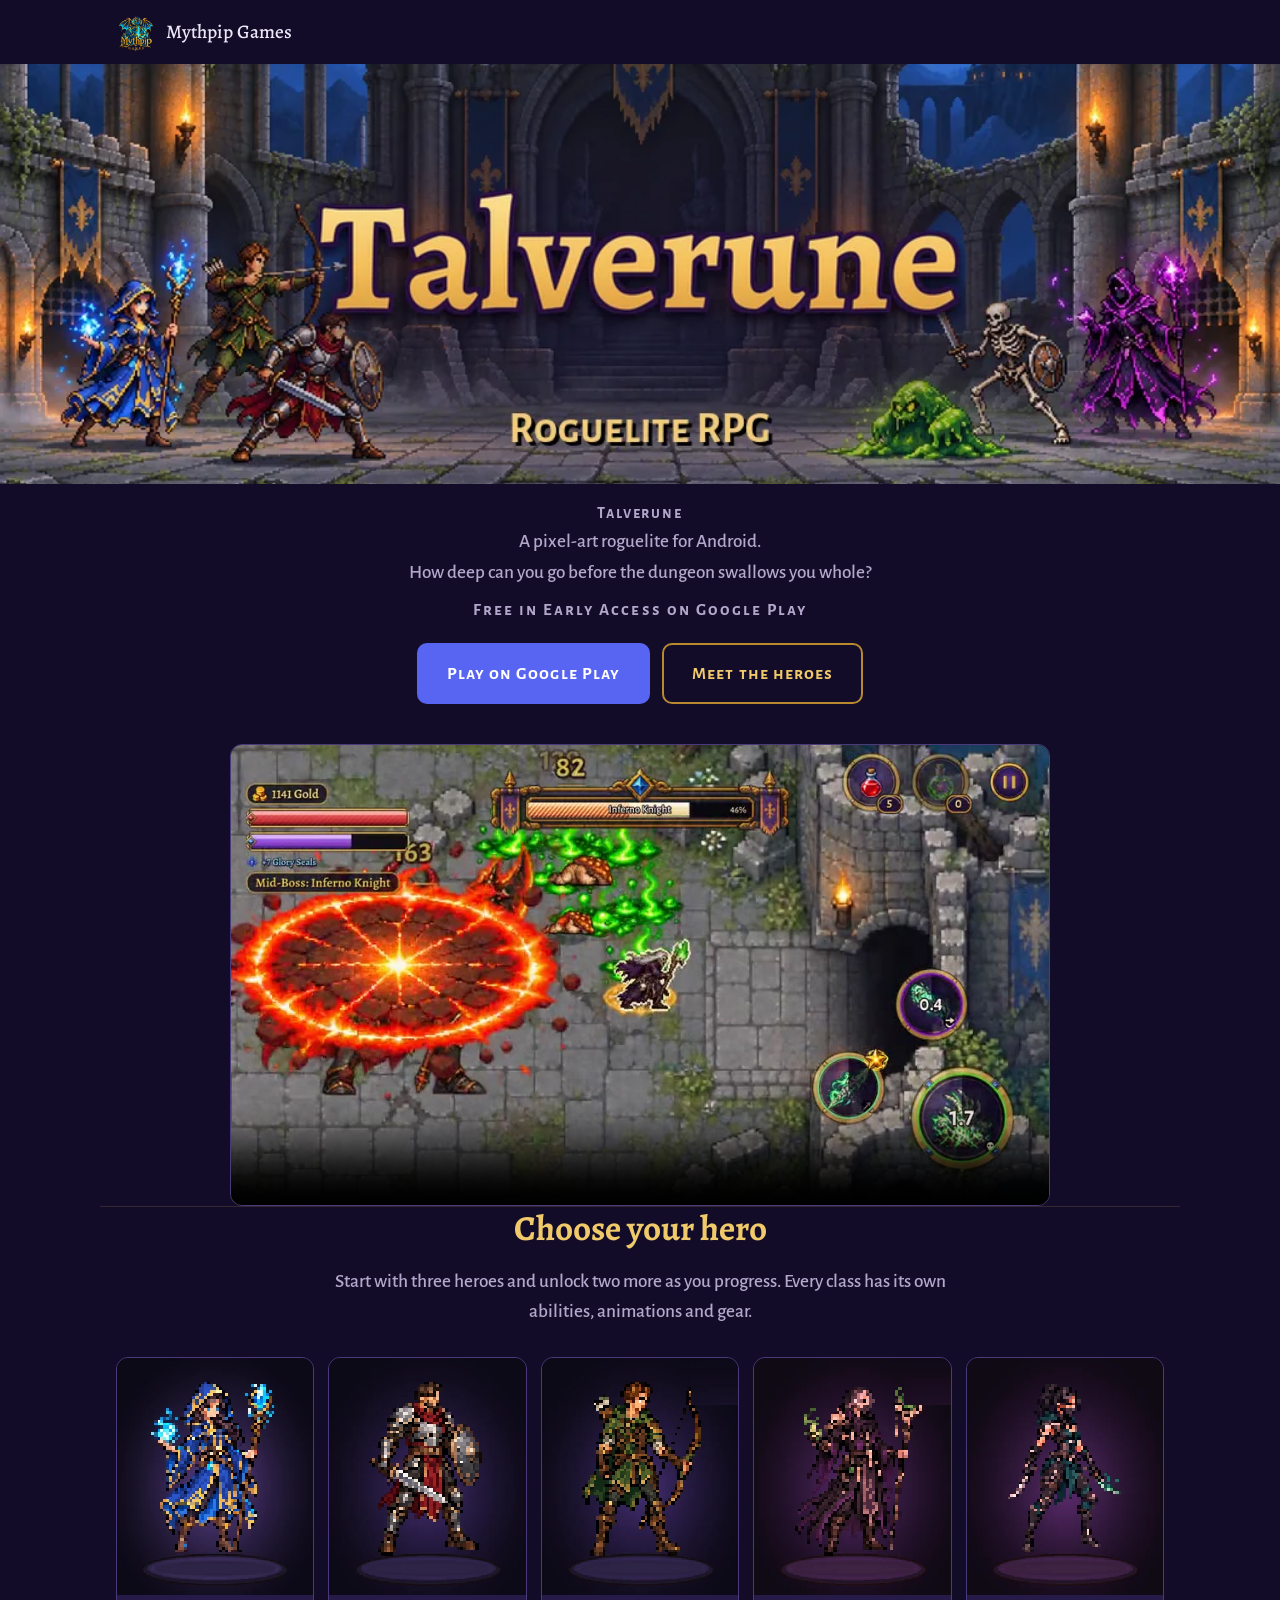
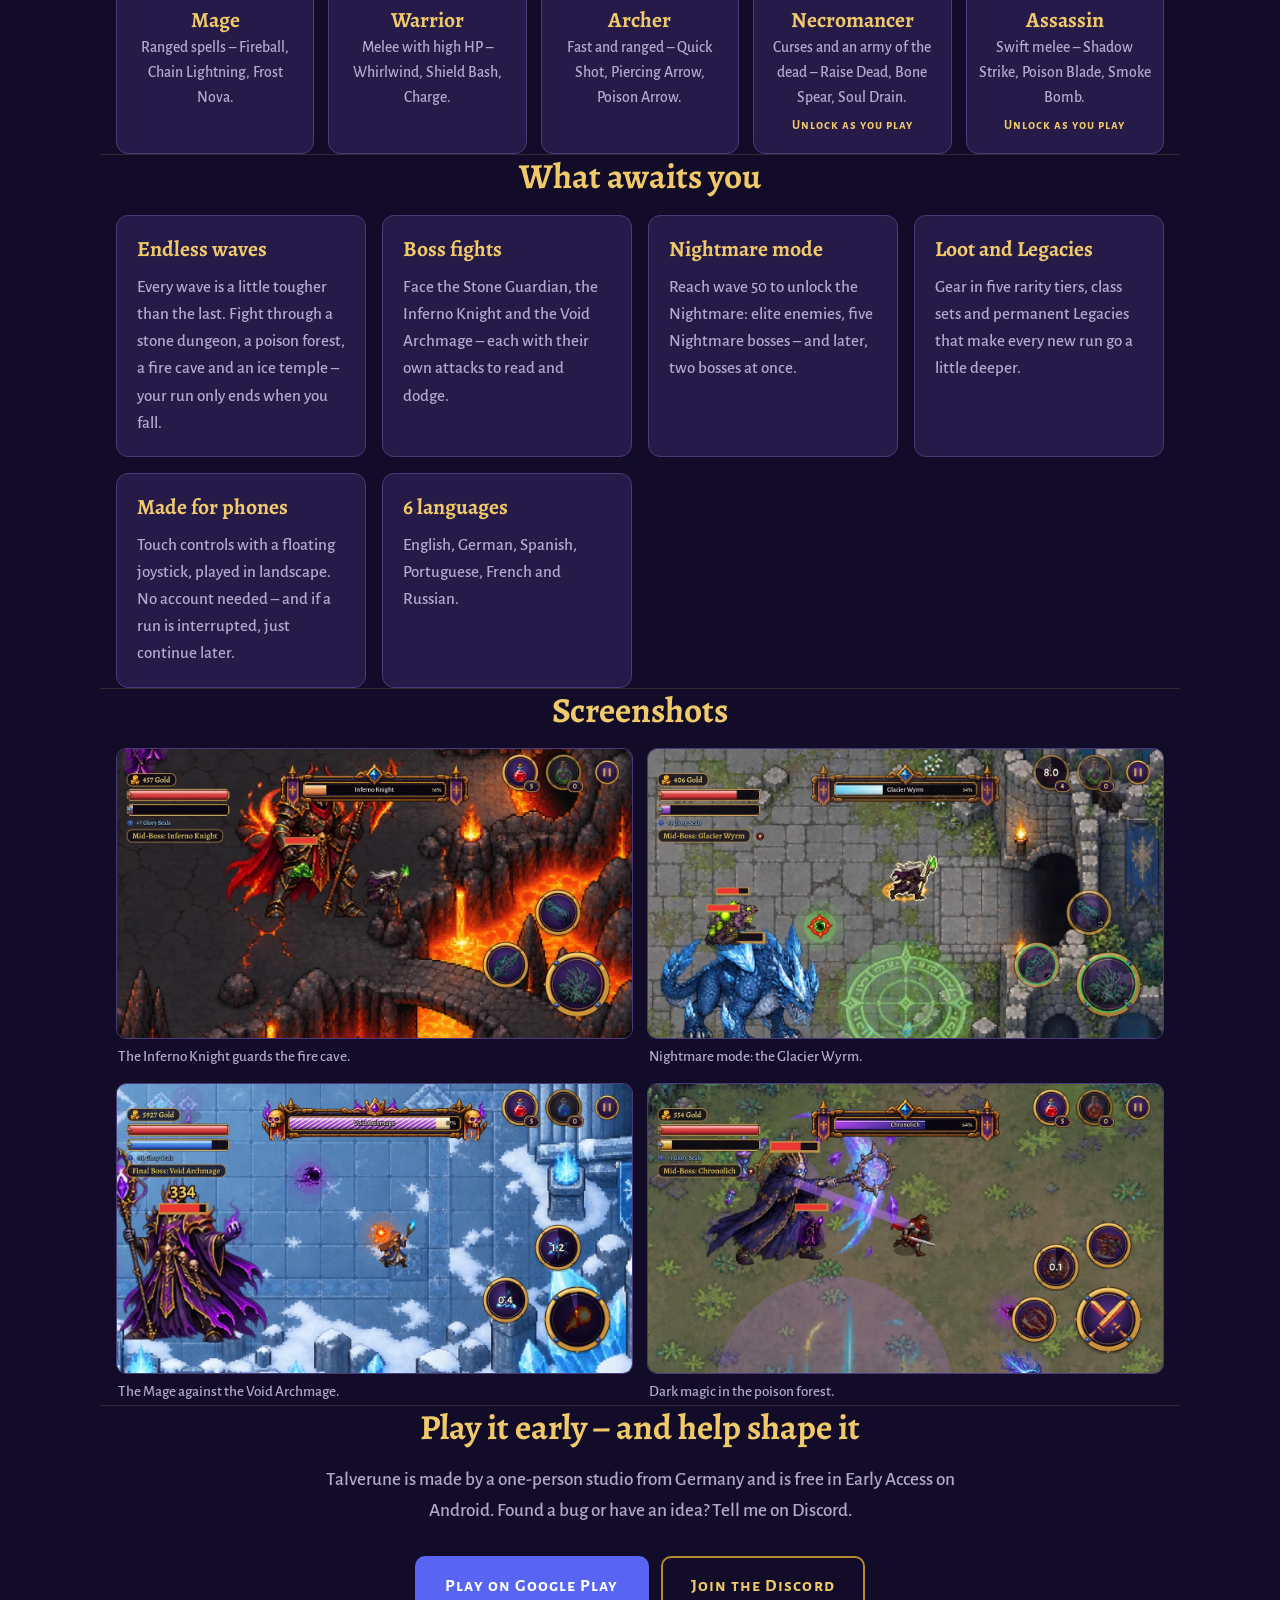
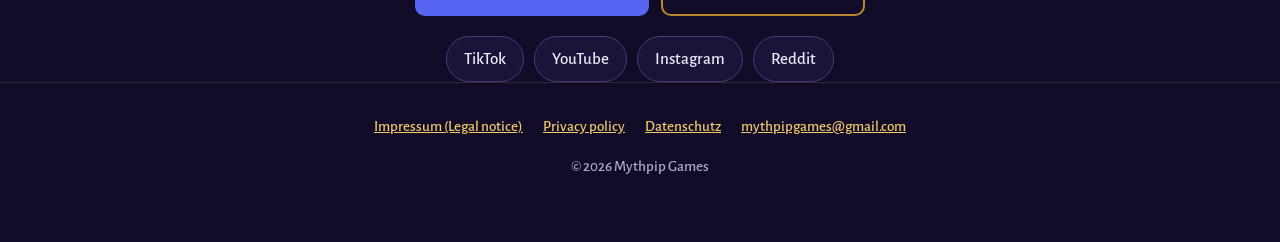
<file: talverune/index.html>
<!doctype html>
<html lang="en">
<head>
<meta charset="utf-8">
<meta name="viewport" content="width=device-width, initial-scale=1">
<title>Talverune – pixel-art roguelite for Android | Mythpip Games</title>
<meta name="description" content="Talverune is a pixel-art roguelite dungeon crawler for Android. Pick one of 5 heroes, survive endless waves, beat the bosses and face Nightmare mode. Free in Early Access on Google Play.">
<meta property="og:title" content="Talverune – pixel-art roguelite for Android">
<meta property="og:description" content="Pick your hero, survive endless waves and face the Nightmare. Free in Early Access on Google Play.">
<meta property="og:image" content="https://mythpipgames.github.io/img/vorschau.jpg">
<meta property="og:url" content="https://mythpipgames.github.io/talverune/">
<meta property="og:type" content="website">
<meta name="twitter:card" content="summary_large_image">
<link rel="icon" href="../favicon.png">
<link rel="stylesheet" href="../style.css">
</head>
<body>

<div class="kopf">
  <a class="marke" href="../"><img src="../img/mythpip_logo.png" alt="" width="40" height="40">Mythpip Games</a>
</div>

<header class="held-kopf">
  <img class="banner" src="../img/talverune/header.webp" alt="Mage, Archer and Warrior facing a skeleton, a slime and a dark mage in a ruined castle" width="1024" height="500">
  <div class="titel">
    <h1 class="klein" style="font-size:1rem;margin:0 0 4px">Talverune</h1>
    <p class="lead" style="margin-bottom:.4em">A pixel-art roguelite for Android.<br>How deep can you go before the dungeon swallows you whole?</p>
    <p class="klein" style="margin:0 0 20px">Free in Early Access on Google Play</p>
    <div class="knopf-reihe">
      <a class="knopf" href="https://play.google.com/store/apps/details?id=com.mythpipgames.talverune" rel="noopener">Play on Google Play</a>
      <a class="knopf zweit" href="#heroes">Meet the heroes</a>
    </div>
  </div>
</header>

<main>
  <section class="wrap">
    <div class="clip">
      <video src="../video/talverune_loop.mp4" poster="../video/talverune_loop.jpg" autoplay muted loop playsinline controls width="960" height="540" aria-label="Gameplay: the Necromancer fights the Inferno Knight"></video>
    </div>
  </section>

  <section class="wrap" id="heroes">
    <h2>Choose your hero</h2>
    <p class="lead mitte">Start with three heroes and unlock two more as you progress. Every class has its own abilities, animations and gear.</p>
    <div class="helden">
      <article class="held">
        <img src="../img/talverune/hero_mage.webp" alt="The Mage" width="300" height="362" loading="lazy">
        <h3>Mage</h3>
        <p>Ranged spells – Fireball, Chain Lightning, Frost Nova.</p>
      </article>
      <article class="held">
        <img src="../img/talverune/hero_warrior.webp" alt="The Warrior" width="300" height="362" loading="lazy">
        <h3>Warrior</h3>
        <p>Melee with high HP – Whirlwind, Shield Bash, Charge.</p>
      </article>
      <article class="held">
        <img src="../img/talverune/hero_archer.webp" alt="The Archer" width="300" height="362" loading="lazy">
        <h3>Archer</h3>
        <p>Fast and ranged – Quick Shot, Piercing Arrow, Poison Arrow.</p>
      </article>
      <article class="held">
        <img src="../img/talverune/hero_necromancer.webp" alt="The Necromancer" width="300" height="362" loading="lazy">
        <h3>Necromancer</h3>
        <p>Curses and an army of the dead – Raise Dead, Bone Spear, Soul Drain.<br><span class="frei">Unlock as you play</span></p>
      </article>
      <article class="held">
        <img src="../img/talverune/hero_assassin.webp" alt="The Assassin" width="300" height="362" loading="lazy">
        <h3>Assassin</h3>
        <p>Swift melee – Shadow Strike, Poison Blade, Smoke Bomb.<br><span class="frei">Unlock as you play</span></p>
      </article>
    </div>
  </section>

  <section class="wrap merkmale">
    <h2>What awaits you</h2>
    <div class="raster">
      <div class="karte">
        <h3>Endless waves</h3>
        <p>Every wave is a little tougher than the last. Fight through a stone dungeon, a poison forest, a fire cave and an ice temple – your run only ends when you fall.</p>
      </div>
      <div class="karte">
        <h3>Boss fights</h3>
        <p>Face the Stone Guardian, the Inferno Knight and the Void Archmage – each with their own attacks to read and dodge.</p>
      </div>
      <div class="karte">
        <h3>Nightmare mode</h3>
        <p>Reach wave 50 to unlock the Nightmare: elite enemies, five Nightmare bosses – and later, two bosses at once.</p>
      </div>
      <div class="karte">
        <h3>Loot and Legacies</h3>
        <p>Gear in five rarity tiers, class sets and permanent Legacies that make every new run go a little deeper.</p>
      </div>
      <div class="karte">
        <h3>Made for phones</h3>
        <p>Touch controls with a floating joystick, played in landscape. No account needed – and if a run is interrupted, just continue later.</p>
      </div>
      <div class="karte">
        <h3>6 languages</h3>
        <p>English, German, Spanish, Portuguese, French and Russian.</p>
      </div>
    </div>
  </section>

  <section class="wrap">
    <h2>Screenshots</h2>
    <div class="bilder">
      <figure>
        <img src="../img/talverune/shot_boss_inferno.webp" alt="The Inferno Knight in the fire cave" width="1280" height="720" loading="lazy">
        <figcaption>The Inferno Knight guards the fire cave.</figcaption>
      </figure>
      <figure>
        <img src="../img/talverune/shot_glacier_wyrm.webp" alt="The Glacier Wyrm attacking in Nightmare mode" width="1280" height="720" loading="lazy">
        <figcaption>Nightmare mode: the Glacier Wyrm.</figcaption>
      </figure>
      <figure>
        <img src="../img/talverune/shot_void_archmage.webp" alt="The Mage fighting the Void Archmage in the ice temple" width="1280" height="720" loading="lazy">
        <figcaption>The Mage against the Void Archmage.</figcaption>
      </figure>
      <figure>
        <img src="../img/talverune/shot_nightmare.webp" alt="A Nightmare boss casting a dark spell" width="1280" height="720" loading="lazy">
        <figcaption>Dark magic in the poison forest.</figcaption>
      </figure>
    </div>
  </section>

  <section class="wrap mitte">
    <h2>Play it early – and help shape it</h2>
    <p class="lead">Talverune is made by a one-person studio from Germany and is free in Early Access on Android. Found a bug or have an idea? Tell me on Discord.</p>
    <div class="knopf-reihe">
      <a class="knopf" href="https://play.google.com/store/apps/details?id=com.mythpipgames.talverune" rel="noopener">Play on Google Play</a>
      <a class="knopf zweit" href="https://discord.gg/6cHXQZ3rmh" rel="noopener">Join the Discord</a>
    </div>
    <ul class="kanaele" style="margin-top:20px">
      <li><a href="https://www.tiktok.com/@mythpipgames" rel="noopener">TikTok</a></li>
      <li><a href="https://www.youtube.com/@MythpipGames" rel="noopener">YouTube</a></li>
      <li><a href="https://www.instagram.com/mythpipgames/" rel="noopener">Instagram</a></li>
      <li><a href="https://www.reddit.com/user/MythpipGames/" rel="noopener">Reddit</a></li>
    </ul>
  </section>
</main>

<footer class="fuss">
  <nav>
    <a href="../impressum/">Impressum (Legal notice)</a>
    <a href="../privacy/">Privacy policy</a>
    <a href="../datenschutz/">Datenschutz</a>
    <a href="mailto:mythpipgames@gmail.com">mythpipgames@gmail.com</a>
  </nav>
  <p>© 2026 Mythpip Games</p>
</footer>

</body>
</html>
</file>
<file: style.css>
/* Mythpip Games – gemeinsamer Stil */
@font-face { font-family: "Alegreya"; src: url("fonts/Alegreya-Variable.ttf") format("truetype"); font-weight: 400 900; font-display: swap; }
@font-face { font-family: "Alegreya Sans"; src: url("fonts/AlegreyaSans-Medium.ttf") format("truetype"); font-weight: 500; font-display: swap; }
@font-face { font-family: "Alegreya Sans SC"; src: url("fonts/AlegreyaSansSC-Bold.ttf") format("truetype"); font-weight: 700; font-display: swap; }

:root {
  color-scheme: dark;
  --bg: #120c28;
  --bg-2: #1c1338;
  --card: #251a48;
  --line: #4a3a7a;
  --gold: #f0c96a;
  --gold-dark: #b8892f;
  --text: #ece6f7;
  --muted: #b3a8cc;
  --discord: #5865f2;
}

* { box-sizing: border-box; }
html { -webkit-text-size-adjust: 100%; }
body {
  margin: 0;
  background: var(--bg);
  color: var(--text);
  font: 500 1.0625rem/1.6 "Alegreya Sans", system-ui, sans-serif;
}
img, video { max-width: 100%; height: auto; display: block; }
a { color: var(--gold); }
a:hover { color: #fff; }

h1, h2, h3 { font-family: "Alegreya", Georgia, serif; line-height: 1.2; margin: 0 0 .5em; }
h1 { font-size: clamp(2rem, 7vw, 3.25rem); color: var(--gold); }
h2 { font-size: clamp(1.6rem, 5vw, 2.2rem); color: var(--gold); text-align: center; }
h3 { font-size: 1.35rem; }
.klein { font-family: "Alegreya Sans SC", sans-serif; letter-spacing: .12em; color: var(--muted); }

.wrap { width: 100%; max-width: 1080px; margin: 0 auto; padding: 0 16px; }
section { padding: 56px 0; }
section + section { border-top: 1px solid rgba(240, 201, 106, .15); }
.mitte { text-align: center; }
.lead { font-size: 1.2rem; color: var(--muted); max-width: 640px; margin: 0 auto 1.5em; }

/* Kopfleiste */
.kopf { display: flex; align-items: center; justify-content: space-between; gap: 12px; padding: 12px 16px; max-width: 1080px; margin: 0 auto; }
.kopf a.marke { display: flex; align-items: center; gap: 10px; text-decoration: none; color: var(--text); font-family: "Alegreya", serif; font-size: 1.2rem; }
.kopf a.marke img { width: 40px; height: 40px; }

/* Knöpfe */
.knopf {
  display: inline-flex; align-items: center; justify-content: center; gap: .5em;
  padding: .8em 1.6em; border-radius: 10px; text-decoration: none;
  font-family: "Alegreya Sans SC", sans-serif; font-weight: 700; letter-spacing: .06em; font-size: 1.1rem;
  background: var(--discord); color: #fff; border: 2px solid transparent;
}
.knopf:hover { color: #fff; filter: brightness(1.1); }
.knopf.zweit { background: transparent; border-color: var(--gold-dark); color: var(--gold); }
.knopf-reihe { display: flex; flex-wrap: wrap; gap: 12px; justify-content: center; }

/* Raster */
.raster { display: grid; gap: 16px; grid-template-columns: repeat(auto-fit, minmax(min(100%, 240px), 1fr)); }
.karte { background: var(--card); border: 1px solid var(--line); border-radius: 12px; padding: 20px; }

/* Kanäle */
.kanaele { display: flex; flex-wrap: wrap; gap: 10px; justify-content: center; list-style: none; padding: 0; margin: 0; }
.kanaele a { display: block; padding: .5em 1em; border: 1px solid var(--line); border-radius: 999px; text-decoration: none; color: var(--text); background: var(--bg-2); }
.kanaele a:hover { border-color: var(--gold); color: var(--gold); }

/* Fußzeile */
.fuss { padding: 32px 16px 48px; text-align: center; color: var(--muted); font-size: .95rem; border-top: 1px solid rgba(240, 201, 106, .15); }
.fuss nav { display: flex; flex-wrap: wrap; gap: 8px 20px; justify-content: center; margin-bottom: 12px; }

/* Startseite */
.studio-kopf { padding: 48px 0 24px; text-align: center; }
.studio-kopf img { width: 180px; height: 180px; margin: 0 auto 16px; }
.spiel-kachel { display: block; max-width: 720px; margin: 0 auto; text-decoration: none; color: var(--text); background: var(--card); border: 1px solid var(--line); border-radius: 14px; overflow: hidden; }
.spiel-kachel:hover { border-color: var(--gold); color: var(--text); }
.spiel-kachel img { width: 100%; }
.spiel-kachel div { padding: 16px 20px 20px; }
.spiel-kachel h3 { color: var(--gold); margin-bottom: .25em; }
.spiel-kachel p { margin: 0; color: var(--muted); }

/* Spielseite */
.held-kopf { position: relative; text-align: center; padding: 0 0 40px; }
.held-kopf .banner { width: 100%; max-height: 420px; object-fit: cover; object-position: center 40%; }
.held-kopf .titel { margin: 20px auto 0; padding: 0 16px; }
.held-kopf .titel img { width: min(460px, 86%); margin: 0 auto 8px; image-rendering: auto; filter: drop-shadow(0 4px 12px rgba(0,0,0,.8)); }
.clip { max-width: 820px; margin: 0 auto; border-radius: 12px; overflow: hidden; border: 1px solid var(--line); background: #000; }
.clip video { width: 100%; aspect-ratio: 16 / 9; }

.helden { display: grid; gap: 14px; grid-template-columns: repeat(auto-fit, minmax(min(100%, 140px), 1fr)); }
.held { background: var(--card); border: 1px solid var(--line); border-radius: 12px; overflow: hidden; text-align: center; }
.held img { width: 100%; aspect-ratio: 300 / 362; object-fit: cover; image-rendering: pixelated; background: #160f2e; }
.held h3 { color: var(--gold); margin: 12px 12px 2px; }
.held p { margin: 0 12px 16px; color: var(--muted); font-size: .98rem; }
.held .frei { display: inline-block; margin-top: 6px; font-size: .8rem; letter-spacing: .08em; font-family: "Alegreya Sans SC", sans-serif; color: var(--gold); }

.merkmale h3 { color: var(--gold); }
.merkmale p { margin: 0; color: var(--muted); }

.bilder { display: grid; gap: 14px; grid-template-columns: repeat(auto-fit, minmax(min(100%, 380px), 1fr)); }
.bilder figure { margin: 0; }
.bilder img { width: 100%; aspect-ratio: 16 / 9; object-fit: cover; border-radius: 10px; border: 1px solid var(--line); }
.bilder figcaption { color: var(--muted); font-size: .95rem; padding: 6px 2px 0; }

/* Rechtstexte */
.recht { overflow-wrap: anywhere; max-width: 760px; padding-top: 24px; padding-bottom: 48px; }
.recht h1 { font-size: 2rem; }
.recht h2 { text-align: left; font-size: 1.5rem; margin-top: 1.6em; }
.recht h3 { font-size: 1.2rem; margin-top: 1.2em; color: var(--gold); }
.recht p, .recht li { color: var(--text); }
.recht .stand { color: var(--muted); }
.recht address { font-style: normal; }
</file>
